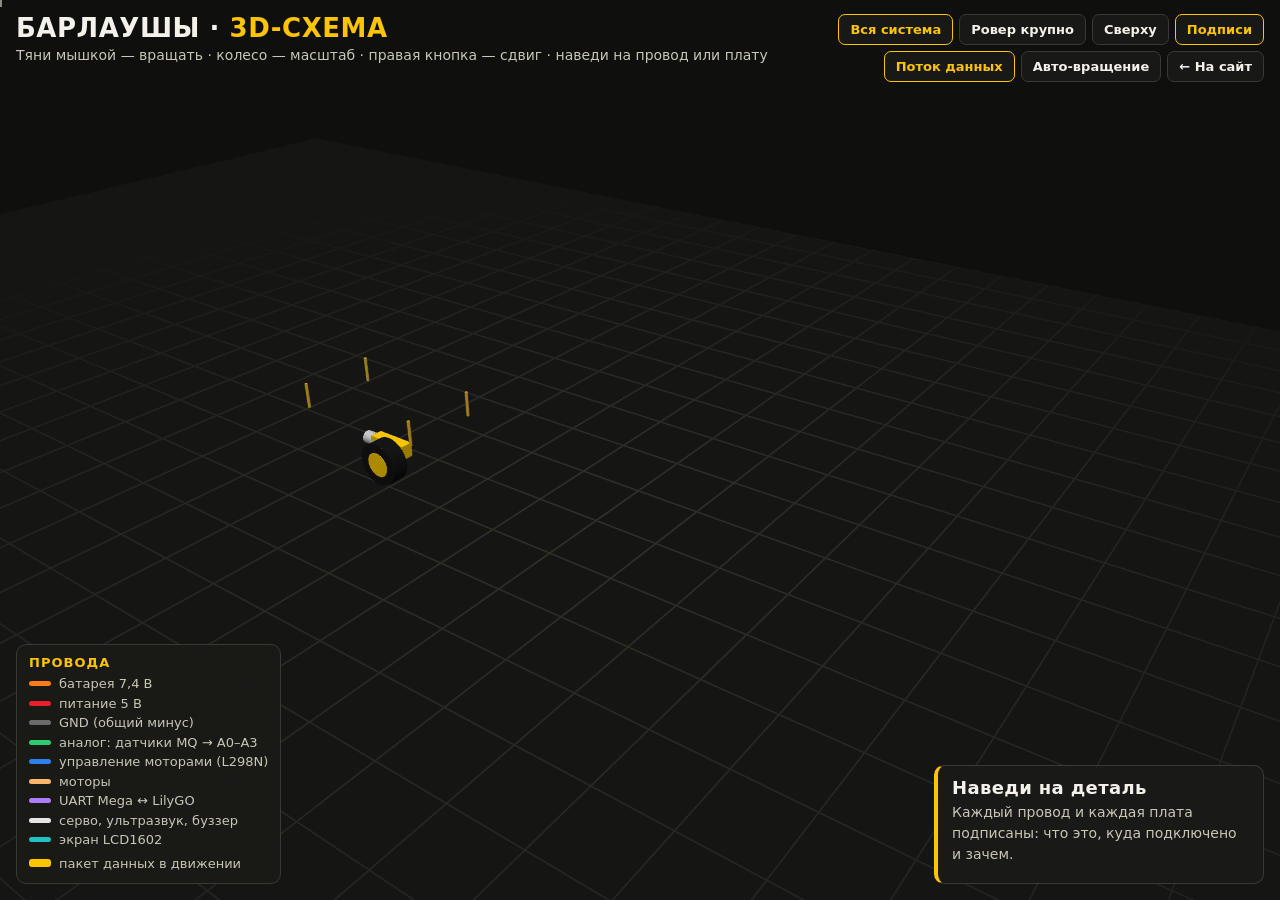
<file: 3d.html>
<!DOCTYPE html>
<html lang="ru">
<head>
<meta charset="utf-8">
<meta name="viewport" content="width=device-width, initial-scale=1">
<title>Барлаушы — 3D-схема системы</title>
<link rel="stylesheet" href="css/style.css">
<style>
  html, body { height: 100%; overflow: hidden; }
  #gl { position: fixed; inset: 0; width: 100%; height: 100%; display: block; cursor: grab; touch-action: none; }
  #gl.drag { cursor: grabbing; }
  .ui { position: fixed; z-index: 5; }
  #title { top: 14px; left: 16px; pointer-events: none; }
  #title h1 { font-size: 26px; text-transform: uppercase; margin: 0; }
  #title h1 span { color: var(--yellow); }
  #title p { margin: 2px 0 0; color: var(--text-secondary); font-size: 14px; }
  #tools { top: 14px; right: 16px; display: flex; gap: 6px; flex-wrap: wrap; justify-content: flex-end; max-width: 560px; }
  #tools button, #tools a { font: 600 13px var(--body); padding: 7px 11px; border-radius: 7px; border: 1px solid var(--border); background: #1a1a18e6; color: var(--text-primary); cursor: pointer; text-decoration: none; }
  #tools button.on { border-color: var(--yellow); color: var(--yellow); }
  #legend { left: 16px; bottom: 16px; background: #1a1a18e6; border: 1px solid var(--border); border-radius: 10px; padding: 10px 12px; font-size: 13px; }
  #legend b { display: block; font: 600 13px var(--head); letter-spacing: .08em; text-transform: uppercase; color: var(--yellow); margin-bottom: 4px; }
  #legend div { display: flex; align-items: center; gap: 8px; color: var(--text-secondary); }
  #legend i { width: 22px; height: 5px; border-radius: 3px; display: inline-block; }
  #info { right: 16px; bottom: 16px; width: 330px; background: #1a1a18f0; border: 1px solid var(--border); border-left: 4px solid var(--yellow); border-radius: 10px; padding: 12px 14px; font-size: 14px; }
  #info h3 { margin: 0 0 4px; font-size: 18px; }
  #info p { margin: 0; color: var(--text-secondary); }
  #info .pins { margin-top: 6px; font: 13px ui-monospace, Consolas, monospace; color: var(--text-primary); }
  #labels { position: fixed; inset: 0; pointer-events: none; z-index: 3; }
  .lbl { position: absolute; transform: translate(-50%, -100%); white-space: nowrap; font: 600 12px var(--body); color: var(--text-primary);
         background: #0f0f0ecc; border: 1px solid var(--border); border-radius: 5px; padding: 2px 6px; }
  .lbl::after { content: ""; position: absolute; left: 50%; top: 100%; width: 1px; height: 8px; background: var(--text-muted); }
  .lbl.flow { color: var(--yellow); border-color: #5c4a10; }
  .lbl.big { font-size: 14px; border-color: var(--yellow); }
  .hidden { display: none !important; }
  @media (max-width: 760px) { #legend { display: none; } #info { left: 10px; right: 10px; width: auto; } #title h1 { font-size: 20px; } #tools { top: 70px; left: 10px; right: 10px; justify-content: flex-start; } }
</style>
</head>
<body>
<canvas id="gl"></canvas>
<div id="labels"></div>

<div class="ui" id="title">
  <h1>Барлаушы · <span>3D-схема</span></h1>
  <p>Тяни мышкой — вращать · колесо — масштаб · правая кнопка — сдвиг · наведи на провод или плату</p>
</div>
<div class="ui" id="tools">
  <button data-view="all" class="on">Вся система</button>
  <button data-view="rover">Ровер крупно</button>
  <button data-view="top">Сверху</button>
  <button id="tLabels" class="on">Подписи</button>
  <button id="tAnim" class="on">Поток данных</button>
  <button id="tSpin">Авто-вращение</button>
  <a href="index.html">← На сайт</a>
</div>
<div class="ui" id="legend">
  <b>Провода</b>
  <div><i style="background:#ff7a1a"></i>батарея 7,4 В</div>
  <div><i style="background:#e8202a"></i>питание 5 В</div>
  <div><i style="background:#6b6b6b"></i>GND (общий минус)</div>
  <div><i style="background:#2ecc71"></i>аналог: датчики MQ → A0–A3</div>
  <div><i style="background:#2f80ed"></i>управление моторами (L298N)</div>
  <div><i style="background:#ffb36b"></i>моторы</div>
  <div><i style="background:#b07cff"></i>UART Mega ↔ LilyGO</div>
  <div><i style="background:#e6e6e6"></i>серво, ультразвук, буззер</div>
  <div><i style="background:#22c1c3"></i>экран LCD1602</div>
  <div style="margin-top:4px"><i style="background:#ffc400;height:8px"></i>пакет данных в движении</div>
</div>
<div class="ui" id="info">
  <h3 id="infoT">Наведи на деталь</h3>
  <p id="infoD">Каждый провод и каждая плата подписаны: что это, куда подключено и зачем.</p>
  <div class="pins" id="infoP"></div>
</div>

<script>
"use strict";
// =====================================================================
//  Мини-движок WebGL2 (без библиотек — работает и без интернета)
// =====================================================================
const canvas = document.getElementById("gl");
const gl = canvas.getContext("webgl2", { antialias: true });
if (!gl) { document.getElementById("infoT").textContent = "Браузер не поддерживает WebGL2"; }

// ---------- матрицы (column-major) ----------
const M4 = {
  I: () => [1,0,0,0, 0,1,0,0, 0,0,1,0, 0,0,0,1],
  mul(a, b) { const o = new Array(16); for (let c = 0; c < 4; c++) for (let r = 0; r < 4; r++) { let s = 0; for (let k = 0; k < 4; k++) s += a[k*4+r] * b[c*4+k]; o[c*4+r] = s; } return o; },
  T: (x, y, z) => [1,0,0,0, 0,1,0,0, 0,0,1,0, x,y,z,1],
  S: (x, y, z) => [x,0,0,0, 0,y,0,0, 0,0,z,0, 0,0,0,1],
  RX(a) { const c = Math.cos(a), s = Math.sin(a); return [1,0,0,0, 0,c,s,0, 0,-s,c,0, 0,0,0,1]; },
  RY(a) { const c = Math.cos(a), s = Math.sin(a); return [c,0,-s,0, 0,1,0,0, s,0,c,0, 0,0,0,1]; },
  RZ(a) { const c = Math.cos(a), s = Math.sin(a); return [c,s,0,0, -s,c,0,0, 0,0,1,0, 0,0,0,1]; },
  persp(fy, asp, n, f) { const t = 1 / Math.tan(fy / 2); return [t/asp,0,0,0, 0,t,0,0, 0,0,(f+n)/(n-f),-1, 0,0,2*f*n/(n-f),0]; },
  look(e, c, u) {
    let z = norm(sub(e, c)), x = norm(cross(u, z)), y = cross(z, x);
    return [x[0],y[0],z[0],0, x[1],y[1],z[1],0, x[2],y[2],z[2],0, -dot(x,e),-dot(y,e),-dot(z,e),1];
  },
  nmat(m) { // обратная транспонированная 3x3
    const a = m[0], b = m[1], c = m[2], d = m[4], e = m[5], f = m[6], g = m[8], h = m[9], i = m[10];
    const A = e*i - f*h, B = -(d*i - f*g), C = d*h - e*g, det = a*A + b*B + c*C || 1;
    return [A/det, B/det, C/det, -(b*i - c*h)/det, (a*i - c*g)/det, -(a*h - b*g)/det, (b*f - c*e)/det, -(a*f - c*d)/det, (a*e - b*d)/det];
  },
};
const sub = (a, b) => [a[0]-b[0], a[1]-b[1], a[2]-b[2]];
const add = (a, b) => [a[0]+b[0], a[1]+b[1], a[2]+b[2]];
const scl = (a, s) => [a[0]*s, a[1]*s, a[2]*s];
const dot = (a, b) => a[0]*b[0] + a[1]*b[1] + a[2]*b[2];
const cross = (a, b) => [a[1]*b[2]-a[2]*b[1], a[2]*b[0]-a[0]*b[2], a[0]*b[1]-a[1]*b[0]];
const len = a => Math.hypot(a[0], a[1], a[2]);
const norm = a => { const l = len(a) || 1; return [a[0]/l, a[1]/l, a[2]/l]; };
const lerp = (a, b, t) => [a[0]+(b[0]-a[0])*t, a[1]+(b[1]-a[1])*t, a[2]+(b[2]-a[2])*t];
const hex = h => [parseInt(h.slice(1,3),16)/255, parseInt(h.slice(3,5),16)/255, parseInt(h.slice(5,7),16)/255];

// ---------- шейдеры ----------
const VS = `#version 300 es
layout(location=0) in vec3 aPos; layout(location=1) in vec3 aNor;
uniform mat4 uVP, uM; uniform mat3 uN;
out vec3 vN; out vec3 vW;
void main(){ vec4 w = uM * vec4(aPos,1.0); vW = w.xyz; vN = normalize(uN * aNor); gl_Position = uVP * w; }`;
const FS = `#version 300 es
precision highp float;
in vec3 vN; in vec3 vW;
uniform vec3 uC, uEye; uniform float uA, uE, uSh, uHi, uGrid;
out vec4 o;
void main(){
  vec3 n = normalize(vN); vec3 L = normalize(vec3(0.45, 1.0, 0.6));
  float dif = max(dot(n, L), 0.0);
  float hemi = 0.5 + 0.5 * n.y;
  vec3 V = normalize(uEye - vW); vec3 H = normalize(L + V);
  float spec = pow(max(dot(n, H), 0.0), 40.0) * uSh;
  vec3 c = uC * (0.30 + 0.22 * hemi + 0.62 * dif) + vec3(spec);
  if (uGrid > 0.5) {
    vec2 g = abs(fract(vW.xz / 10.0 - 0.5) - 0.5) / fwidth(vW.xz / 10.0);
    float line = 1.0 - min(min(g.x, g.y), 1.0);
    float fade = clamp(1.0 - length(vW.xz - vec2(40.0, 0.0)) / 160.0, 0.0, 1.0);
    c = mix(c, vec3(0.30, 0.29, 0.25), line * 0.6 * fade);
  }
  c = mix(c, uC, uE);
  c = mix(c, vec3(1.0, 0.85, 0.2), uHi * 0.45);
  o = vec4(c, uA);
}`;
const FSP = `#version 300 es
precision highp float; uniform vec3 uP; out vec4 o; void main(){ o = vec4(uP, 1.0); }`;
function prog(vs, fs) {
  const p = gl.createProgram();
  for (const [t, src] of [[gl.VERTEX_SHADER, vs], [gl.FRAGMENT_SHADER, fs]]) {
    const s = gl.createShader(t); gl.shaderSource(s, src); gl.compileShader(s);
    if (!gl.getShaderParameter(s, gl.COMPILE_STATUS)) console.error(gl.getShaderInfoLog(s));
    gl.attachShader(p, s);
  }
  gl.linkProgram(p);
  const u = {}; const n = gl.getProgramParameter(p, gl.ACTIVE_UNIFORMS);
  for (let i = 0; i < n; i++) { const name = gl.getActiveUniform(p, i).name; u[name] = gl.getUniformLocation(p, name); }
  return { p, u };
}
const P = prog(VS, FS), PP = prog(VS, FSP);

// ---------- геометрия ----------
function geom(pos, nor, idx) {
  const vao = gl.createVertexArray(); gl.bindVertexArray(vao);
  const b = (data, loc) => { const buf = gl.createBuffer(); gl.bindBuffer(gl.ARRAY_BUFFER, buf); gl.bufferData(gl.ARRAY_BUFFER, new Float32Array(data), gl.STATIC_DRAW); gl.enableVertexAttribArray(loc); gl.vertexAttribPointer(loc, 3, gl.FLOAT, false, 0, 0); };
  b(pos, 0); b(nor, 1);
  const ib = gl.createBuffer(); gl.bindBuffer(gl.ELEMENT_ARRAY_BUFFER, ib); gl.bufferData(gl.ELEMENT_ARRAY_BUFFER, new Uint32Array(idx), gl.STATIC_DRAW);
  gl.bindVertexArray(null);
  return { vao, n: idx.length };
}
function boxGeom() {
  const P = [], N = [], I = [];
  const f = [[[1,0,0],[0,1,0],[0,0,1]], [[-1,0,0],[0,1,0],[0,0,-1]], [[0,1,0],[0,0,1],[1,0,0]], [[0,-1,0],[0,0,-1],[1,0,0]], [[0,0,1],[1,0,0],[0,1,0]], [[0,0,-1],[-1,0,0],[0,1,0]]];
  for (const [n, u, v] of f) {
    const b = P.length / 3;
    for (const [su, sv] of [[-1,-1],[1,-1],[1,1],[-1,1]]) {
      P.push(...[0,1,2].map(k => n[k]*0.5 + u[k]*su*0.5 + v[k]*sv*0.5)); N.push(...n);
    }
    const c = cross(u, v), flip = dot(c, n) < 0;
    I.push(...(flip ? [b, b+2, b+1, b, b+3, b+2] : [b, b+1, b+2, b, b+2, b+3]));
  }
  return geom(P, N, I);
}
function cylGeom(seg = 28) {
  const P = [], N = [], I = [];
  for (let i = 0; i <= seg; i++) { const a = i / seg * Math.PI * 2, x = Math.cos(a), z = Math.sin(a);
    P.push(x, -0.5, z, x, 0.5, z); N.push(x, 0, z, x, 0, z); }
  for (let i = 0; i < seg; i++) { const a = i*2; I.push(a, a+1, a+3, a, a+3, a+2); }
  for (const y of [-0.5, 0.5]) { const c = P.length / 3; P.push(0, y, 0); N.push(0, Math.sign(y), 0);
    for (let i = 0; i <= seg; i++) { const a = i / seg * Math.PI * 2; P.push(Math.cos(a), y, Math.sin(a)); N.push(0, Math.sign(y), 0); }
    for (let i = 0; i < seg; i++) I.push(...(y > 0 ? [c, c+2+i, c+1+i] : [c, c+1+i, c+2+i])); }
  return geom(P, N, I);
}
function sphGeom(la = 14, lo = 22) {
  const P = [], N = [], I = [];
  for (let i = 0; i <= la; i++) { const t = i / la * Math.PI;
    for (let j = 0; j <= lo; j++) { const p = j / lo * Math.PI * 2; const v = [Math.sin(t)*Math.cos(p), Math.cos(t), Math.sin(t)*Math.sin(p)]; P.push(...v); N.push(...v); } }
  for (let i = 0; i < la; i++) for (let j = 0; j < lo; j++) { const a = i*(lo+1)+j, b = a+lo+1; I.push(a, b, a+1, b, b+1, a+1); }
  return geom(P, N, I);
}
// сглаживание ломаной (Catmull-Rom)
function smooth(pts, k = 7) {
  if (pts.length < 3) return pts;
  const out = [];
  for (let i = 0; i < pts.length - 1; i++) {
    const p0 = pts[Math.max(0, i-1)], p1 = pts[i], p2 = pts[i+1], p3 = pts[Math.min(pts.length-1, i+2)];
    for (let s = 0; s < k; s++) { const t = s / k, t2 = t*t, t3 = t2*t;
      out.push([0,1,2].map(d => 0.5*((2*p1[d]) + (-p0[d]+p2[d])*t + (2*p0[d]-5*p1[d]+4*p2[d]-p3[d])*t2 + (-p0[d]+3*p1[d]-3*p2[d]+p3[d])*t3))); }
  }
  out.push(pts[pts.length-1]);
  return out;
}
function tubeGeom(path, r, rad = 8) {
  const P = [], N = [], I = [];
  let prevN = null;
  for (let i = 0; i < path.length; i++) {
    const t = norm(sub(path[Math.min(i+1, path.length-1)], path[Math.max(i-1, 0)]));
    let n = prevN ? norm(sub(prevN, scl(t, dot(prevN, t)))) : norm(cross(t, Math.abs(t[1]) < 0.9 ? [0,1,0] : [1,0,0]));
    if (!isFinite(n[0])) n = norm(cross(t, [1,0,0]));
    prevN = n; const bn = cross(t, n);
    for (let j = 0; j <= rad; j++) { const a = j / rad * Math.PI * 2;
      const d = add(scl(n, Math.cos(a)), scl(bn, Math.sin(a)));
      P.push(...add(path[i], scl(d, r))); N.push(...d); }
  }
  for (let i = 0; i < path.length - 1; i++) for (let j = 0; j < rad; j++) {
    const a = i*(rad+1)+j, b = a+rad+1; I.push(a, b, a+1, b, b+1, a+1); }
  return geom(P, N, I);
}
const G = { box: boxGeom(), cyl: cylGeom(), sph: sphGeom() };

// ---------- сцена ----------
const objs = [];               // {g, m, nm, c, a, e, sh, id}
const info = [null];           // id -> {t, d, p}
const labels = [];             // {text, pos, cls}
let curId = 0;
function part(t, d, p) { info.push({ t, d, p: p || "" }); return (curId = info.length - 1); }
function add3(g, m, color, o = {}) {
  const ob = { g, m, nm: M4.nmat(m), c: hex(color), a: o.a ?? 1, e: o.e ?? 0, sh: o.sh ?? 0.15, id: o.id ?? curId, grid: o.grid ? 1 : 0 };
  objs.push(ob); return ob;
}
const box = (p, s, color, o = {}) => add3(G.box, M4.mul(o.parent || M4.I(), M4.mul(M4.mul(M4.T(...p), o.rot || M4.I()), M4.S(...s))), color, o);
function cyl(p, r, h, color, axis = "y", o = {}) {
  const R = axis === "x" ? M4.RZ(Math.PI/2) : axis === "z" ? M4.RX(Math.PI/2) : M4.I();
  return add3(G.cyl, M4.mul(o.parent || M4.I(), M4.mul(M4.mul(M4.T(...p), R), M4.S(r, h, r))), color, o);
}
const sph = (p, r, color, o = {}) => add3(G.sph, M4.mul(M4.T(...p), M4.S(r, r, r)), color, o);
const label = (text, pos, cls = "") => labels.push({ text, pos, cls });

// провод: контрольные точки -> сглаженная трубка
const wires = [];
function wire(pts, color, title, desc, pins, r = 0.13) {
  const id = part(title, desc, pins);
  const path = smooth(pts);
  add3(tubeGeom(path, r), M4.I(), color, { id, sh: 0.35 });
  const w = { path, color, id }; wires.push(w); return w;
}
// путь провода: вверх от точки a, по воздуху, вниз в точку b
function route(a, b, h = 1.2, mid = []) { return [a, [a[0], a[1] + h, a[2]], ...mid, [b[0], b[1] + h, b[2]], b]; }

const C = { bat: "#ff7a1a", v5: "#e8202a", gnd: "#6b6b6b", an: "#2ecc71", ctl: "#2f80ed", mot: "#ffb36b", uart: "#b07cff", sig: "#e6e6e6", lcd: "#22c1c3" };

// ================= ПОЛ =================
add3(G.box, M4.mul(M4.T(40, -0.25, 0), M4.S(420, 0.5, 260)), "#151513", { grid: true, id: 0, sh: 0 });

// ================= РОВЕР =================
const Y1 = 5.35, Y2 = 9.55;   // верх нижней и верхней палубы
part("Шасси 4WD", "Две прозрачные акриловые палубы на латунных стойках: снизу — силовая часть, сверху — электроника.");
box([0, 5.2, 0], [26, 0.3, 15], "#cfe3f2", { a: 0.28, sh: 0.6 });
box([0, 9.4, 0], [26, 0.3, 15], "#cfe3f2", { a: 0.24, sh: 0.6 });
for (const [x, z] of [[11, 6], [11, -6], [-11, 6], [-11, -6]]) cyl([x, 7.3, z], 0.25, 4, "#c9a227", "y", { sh: 0.8 });

part("Колёса и мотор-редукторы ×4", "Жёлтые TT-моторы. Левая пара подключена параллельно к выходу OUT1/OUT2 драйвера, правая — к OUT3/OUT4: робот поворачивает как танк.", "L298N OUT1/2 → левые · OUT3/4 → правые");
const motorTerm = [];
for (const sx of [1, -1]) for (const sz of [1, -1]) {
  cyl([sx*8.5, 3.3, sz*9.1], 3.3, 2.6, "#141414", "z", { sh: 0.05 });
  cyl([sx*8.5, 3.3, sz*9.1], 1.9, 2.7, "#f2c200", "z");
  box([sx*6.2, 3.6, sz*5.4], [6.4, 2.2, 1.9], "#f2c200");
  cyl([sx*2.2, 3.6, sz*5.4], 1.0, 2.2, "#b9b9b9", "x", { sh: 0.8 });
  cyl([sx*4.4, 3.6, sz*6.6], 1.05, 0.25, "#111", "z");     // диск энкодера
  motorTerm.push({ x: sx, z: sz, a: [sx*1.05, 3.9, sz*5.4 + 0.35], b: [sx*1.05, 3.3, sz*5.4 - 0.35] });
}
label("Моторы ×4", [8.5, 7.4, 10.5]);

part("Аккумуляторы Li-ion 2S (7,4 В)", "Две банки 18650 последовательно: 7,4–8,4 В. Питают моторы через L298N, Mega через VIN и всё остальное через понижающий LM2596.", "+ → L298N 12V, LM2596 IN+, Mega VIN · − → общий GND");
box([-7, 5.95, -1.6], [7.6, 1.2, 4.2], "#111111");
for (const dz of [-0.95, 0.95]) cyl([-7, 6.75, -1.6 + dz], 0.9, 6.5, "#2a7de1", "x", { sh: 0.5 });
const BATP = [-3.4, 6.7, -0.6], BATN = [-3.4, 6.7, -2.6];
label("Li-ion 2S · 7,4 В", [-7, 8.2, -1.6]);

part("Драйвер моторов L298N", "Красная плата с радиатором. Получает 7,4 В от батареи и сигналы от Mega: ENA/ENB — скорость (ШИМ), IN1–IN4 — направление.", "ENA←D5 · IN1←22 · IN2←23 · IN3←24 · IN4←25 · ENB←D6");
box([4, 5.5, 0], [4.3, 0.15, 4.3], "#c4161c", { sh: 0.3 });
box([3.4, 6.9, -0.4], [2.6, 2.6, 1.0], "#1b1b1b", { sh: 0.5 });
for (const z of [-2.0, 2.0]) box([4, 6.0, z], [1.6, 0.8, 0.7], "#1f6fd1");
box([2.2, 6.0, 0], [0.7, 0.8, 2.2], "#1f6fd1");
box([5.95, 5.95, 0], [0.25, 0.6, 3.2], "#111");
const L298 = { pin: k => [5.95, 6.3, -1.25 + k*0.5], v12: [2.2, 6.45, -0.75], gnd: [2.2, 6.45, 0], out: [[3.5, 6.45, -2.0], [4.5, 6.45, -2.0], [3.5, 6.45, 2.0], [4.5, 6.45, 2.0]] };
label("L298N", [4, 8.6, 1.4]);

part("Понижающий преобразователь LM2596", "Делает ровно 5,0 В из 7,4 В для датчиков MQ, серво, ультразвука, буззера и LilyGO. Настроить потенциометром ДО подключения нагрузки!", "IN+ ← батарея + · OUT+ → шина 5 В");
box([-1.5, 5.45, 4.5], [4.3, 0.15, 2.1], "#1f4fa8", { sh: 0.3 });
cyl([-1.8, 6.1, 4.5], 0.7, 1.1, "#1a1a1a");
box([-0.2, 5.8, 4.0], [0.7, 0.6, 0.6], "#2f7fe0");
const LM = { inP: [-3.5, 5.75, 4.0], inN: [-3.5, 5.75, 5.0], outP: [0.5, 5.75, 4.0], outN: [0.5, 5.75, 5.0] };
label("LM2596 → 5 В", [-1.5, 7.6, 5.6]);

part("Arduino Mega 2560", "Мозг робота: читает 4 датчика, управляет моторами, объезжает препятствия, включает сирену и шлёт телеметрию в LilyGO раз в секунду.", "A0–A3 датчики · D5/D6 ШИМ · 22–25 моторы · D9 серво · 30/31 сонар · 32 буззер · 40–45 LCD · TX1/RX1 LilyGO");
box([-1.5, 9.65, 0], [10.2, 0.18, 5.3], "#0e6aa8", { sh: 0.35 });
box([-0.6, 9.85, 0], [1.6, 0.2, 1.6], "#111");
box([-6.0, 10.15, 1.4], [1.4, 1.0, 1.2], "#c8c8c8", { sh: 0.9 });
box([-6.0, 10.15, -1.6], [1.4, 1.0, 0.9], "#111");
box([-0.6, 10.0, -2.3], [6.8, 0.5, 0.25], "#111");
box([-1.6, 10.0, 2.3], [8.6, 0.5, 0.25], "#111");
box([3.15, 10.0, 0], [0.6, 0.5, 4.6], "#111");
const MEGA = {
  A: i => [0.4 + i*0.3, 10.3, -2.3],
  v5: [-2.6, 10.3, -2.3], gnd: [-2.3, 10.3, -2.3], gnd2: [-2.0, 10.3, -2.3], vin: [-1.6, 10.3, -2.3],
  d5: [1.9, 10.3, 2.3], d6: [1.6, 10.3, 2.3], d9: [0.6, 10.3, 2.3], tx1: [-3.4, 10.3, 2.3], rx1: [-3.1, 10.3, 2.3],
  dbl: p => { const row = Math.floor((p - 22) / 2); return [p % 2 === 0 ? 2.98 : 3.32, 10.3, -2.1 + row * 0.28]; },
};
label("Arduino Mega 2560", [-1.5, 12.2, 0]);

part("Макетная плата: шины 5 В и GND", "Сюда приходит 5 В от LM2596 и раздаётся датчикам, серво и ультразвуку. Все минусы (GND) общие.", "красная шина = 5 В · синяя = GND");
box([7.6, 9.85, 0], [3.0, 0.5, 2.4], "#e8e6df", { sh: 0.2 });
box([7.6, 10.11, 0.85], [2.8, 0.03, 0.12], "#e8202a", { e: 0.3 });
box([7.6, 10.11, -0.85], [2.8, 0.03, 0.12], "#2f6be0", { e: 0.3 });
const rail5 = x => [x, 10.12, 0.85], railG = x => [x, 10.12, -0.85];

const MQ = [
  { z: -6.0, n: "MQ-4", gas: "метан CH₄", short: "метан", a: 0 },
  { z: -3.2, n: "MQ-7", gas: "угарный газ CO", short: "CO", a: 1 },
  { z: 3.2, n: "MQ-135", gas: "NH₃ / H₂S / «канализация»", short: "канализ. газы", a: 2 },
  { z: 6.0, n: "MQ-2", gas: "пропан, бутан, горючие", short: "пропан", a: 3 },
];
MQ.forEach((q, i) => {
  part(`Датчик ${q.n}`, `Газ: ${q.gas}. Внутри нагреватель и чувствительный слой: в газе его сопротивление падает, Mega видит это как рост напряжения на A${q.a}.`, `VCC ← 5 В · GND · AO → A${q.a} · DO не используется`);
  box([8.6, 9.75, q.z], [2.2, 0.18, 2.6], "#1d58b8", { sh: 0.3 });
  cyl([8.9, 10.15, q.z], 1.05, 0.5, "#c47a1c");
  cyl([8.9, 10.95, q.z], 0.95, 1.2, "#a9adb3", "y", { sh: 0.9 });
  box([7.55, 10.0, q.z], [0.2, 0.45, 2.0], "#111");
  q.pin = k => [7.55, 10.3, q.z - 0.75 + k * 0.5];   // VCC, GND, DO, AO
  label(`${q.n} · ${q.short}`, [8.9, 12.3, q.z]);
});

part("Сервопривод SG90", "Поворачивает «голову» с ультразвуком влево и вправо, когда впереди препятствие — робот выбирает, где больше места.", "сигнал ← D9 · питание 5 В");
box([11.7, 10.65, 0], [2.3, 2.2, 1.2], "#2b62c9");
cyl([11.7, 11.9, 0], 0.35, 0.4, "#eee");
part("Ультразвук HC-SR04", "Меряет расстояние до стены. Ближе 25 см — робот останавливается и объезжает.", "TRIG ← 30 · ECHO → 31 · VCC 5 В · GND");
box([12.4, 13.4, 0], [0.15, 2.0, 4.5], "#1d58b8", { sh: 0.3 });
for (const z of [-1.3, 1.3]) cyl([13.0, 13.4, z], 0.8, 1.1, "#c0c4c8", "x", { sh: 0.9 });
const SON = k => [12.2, 12.45, -0.75 + k * 0.5];   // VCC, TRIG, ECHO, GND
label("HC-SR04 на серво", [12.4, 15.8, 0]);

part("LilyGO LoRa32 (на роботе)", "ESP32 + радиомодуль LoRa 433 МГц. Получает строки телеметрии от Mega по UART и отправляет их по радио на базу. Обратно принимает команды СТАРТ/СТОП.", "GPIO34 ← TX1 Mega (через делитель) · GPIO13 → RX1 Mega · 5V/GND от LM2596");
box([-9, 9.75, 4.6], [5.1, 0.2, 2.6], "#151515", { sh: 0.3 });
box([-8.4, 9.92, 4.6], [2.4, 0.12, 1.4], "#0b1c3a", { e: 0.35 });
box([-10.6, 9.95, 4.4], [1.5, 0.22, 1.5], "#b8bcc0", { sh: 0.9 });
cyl([-11.6, 10.1, 5.5], 0.3, 0.5, "#d4a52c", "y", { sh: 0.9 });
cyl([-11.6, 14.7, 5.5], 0.35, 9, "#111");
const ROVER_ANT = [-11.6, 19.3, 5.5];
const LG = { rx: [-6.9, 10.05, 3.5], tx: [-7.3, 10.05, 3.5], v5: [-6.9, 10.05, 5.7], gnd: [-7.3, 10.05, 5.7] };
label("Ровер «Барлаушы»", [-9, 21, 5.5], "big");

part("Делитель напряжения 5 В → 3,3 В", "Три резистора по 10 кОм. Mega шлёт 5 В, а вход ESP32 выдерживает только 3,3 В: делитель защищает LilyGO.", "TX1 — 10k — GPIO34 — 10k — 10k — GND");
for (const dz of [0, 0.32, 0.64]) cyl([-5.0, 9.8, 2.9 + dz], 0.17, 0.9, "#d9c08f", "x");

part("Экран LCD1602", "Показывает на роботе газ и режим: прогрев, движение, тревога.", "RS←40 · E←41 · D4–D7←42–45 · 5 В · GND");
box([-12.6, 11.5, -3.6], [0.2, 3.6, 8.0], "#167a3a", { sh: 0.3 });
box([-12.75, 11.6, -3.6], [0.1, 1.6, 6.4], "#3b48c9", { e: 0.45 });
box([-12.5, 13.15, -5.8], [0.3, 0.3, 3.4], "#111");
const LCDP = k => [-12.5, 13.3, -7.3 + k * 0.25];
label("LCD1602", [-12.6, 15.2, -3.6]);

part("Буззер — сирена", "При опасном газе воет, пока робот стоит и отъезжает назад.", "+ ← D32 · − → GND");
cyl([-5.0, 10.05, -5.6], 0.65, 0.9, "#111");
label("Буззер", [-5.0, 11.6, -5.6]);

// ---------------- ПРОВОДА РОВЕРА ----------------
const up = (p, h) => [p[0], p[1] + h, p[2]];
// питание
wire([BATP, up(BATP, 1.0), [0, 7.4, -1.6], up(L298.v12, 0.8), L298.v12], C.bat, "Батарея + → L298N 12V", "7,4 В на моторы через драйвер.", "BAT+ → L298N «12V»");
wire([BATN, up(BATN, 0.6), [0.4, 6.9, -2.2], up(L298.gnd, 0.6), L298.gnd], C.gnd, "Батарея − → L298N GND", "Общий минус. Без общего GND сигналы не работают.", "BAT− → L298N GND");
wire([BATP, up(BATP, 0.8), [-4.6, 7.0, 2.2], up(LM.inP, 0.7), LM.inP], C.bat, "Батарея + → LM2596 IN+", "Вход преобразователя 5 В.", "BAT+ → LM2596 IN+");
wire([BATN, up(BATN, 0.4), [-4.9, 6.6, 2.4], up(LM.inN, 0.6), LM.inN], C.gnd, "Батарея − → LM2596 IN−", "Минус преобразователя.", "BAT− → LM2596 IN−");
wire([BATP, up(BATP, 1.6), [-3.0, 8.6, -1.4], [-2.2, 9.0, -2.0], up(MEGA.vin, 0.7), MEGA.vin], C.bat, "Батарея + → Mega VIN", "Mega питается от собственного стабилизатора на плате.", "BAT+ → VIN");
wire([BATN, up(BATN, 1.4), [-2.8, 8.6, -2.6], up(MEGA.gnd2, 0.7), MEGA.gnd2], C.gnd, "Батарея − → Mega GND", "Общий минус с Mega.", "BAT− → GND");
wire([LM.outP, up(LM.outP, 1.0), [4.8, 8.4, 2.6], [6.3, 9.0, 1.6], up(rail5(6.4), 0.6), rail5(6.4)], C.v5, "LM2596 OUT+ → шина 5 В", "Отсюда питаются датчики, серво и ультразвук.", "OUT+ → красная шина");
wire([LM.outN, up(LM.outN, 0.9), [5.0, 8.3, 2.0], [6.4, 8.9, -0.2], up(railG(6.5), 0.6), railG(6.5)], C.gnd, "LM2596 OUT− → шина GND", "Общий минус шины.", "OUT− → синяя шина");
wire([LM.outP, up(LM.outP, 2.0), [-3.0, 9.2, 5.4], up(LG.v5, 0.8), LG.v5], C.v5, "LM2596 5 В → LilyGO 5V", "Питание радиомодуля на роботе.", "OUT+ → LilyGO 5V");
wire([LM.outN, up(LM.outN, 1.8), [-3.2, 9.1, 5.9], up(LG.gnd, 0.8), LG.gnd], C.gnd, "LM2596 GND → LilyGO GND", "Общий минус с LilyGO.", "OUT− → LilyGO GND");
// датчики
MQ.forEach((q, i) => {
  wire([q.pin(3), up(q.pin(3), 0.9 + i*0.25), [4.6, 11.0 + i*0.2, (q.z + MEGA.A(q.a)[2]) / 2], up(MEGA.A(q.a), 0.8 + i*0.2), MEGA.A(q.a)], C.an,
    `${q.n} AO → A${q.a}`, `Аналоговый сигнал датчика (${q.gas}). Чем больше газа — тем выше напряжение.`, `${q.n}.AO → Mega A${q.a}`);
  const side = q.z < 0 ? -1 : 1;
  wire([q.pin(0), up(q.pin(0), 0.5), up(rail5(6.9 + i*0.5), 0.5), rail5(6.9 + i*0.5)], C.v5, `5 В → ${q.n} VCC`, "Питание нагревателя датчика (~150 мА).", `шина 5 В → ${q.n}.VCC`, 0.1);
  wire([q.pin(1), up(q.pin(1), 0.4), up(railG(7.0 + i*0.5), 0.4), railG(7.0 + i*0.5)], C.gnd, `GND → ${q.n}`, "Общий минус датчика.", `шина GND → ${q.n}.GND`, 0.1);
});
// моторы
const ctl = ["ENA ← D5", "IN1 ← 22", "IN2 ← 23", "IN3 ← 24", "IN4 ← 25", "ENB ← D6"];
const ctlDst = [MEGA.d5, MEGA.dbl(22), MEGA.dbl(23), MEGA.dbl(24), MEGA.dbl(25), MEGA.d6];
ctl.forEach((t, k) => {
  const a = L298.pin(k), b = ctlDst[k];
  wire([a, [a[0] + 0.6, 7.4, a[2]], [4.7, 8.6 + k*0.12, a[2]], [4.7, 10.6 + k*0.15, b[2] * 0.6], up(b, 0.8 + k*0.1), b], C.ctl,
    `L298N ${t}`, k === 0 || k === 5 ? "ШИМ-сигнал скорости (перемычку ENA/ENB снять!)." : "Направление вращения моторов.", `L298N.${t.replace(" ← ", " ← Mega ")}`);
});
motorTerm.forEach((m, i) => {
  const out = m.z < 0 ? [L298.out[0], L298.out[1]] : [L298.out[2], L298.out[3]];
  [m.a, m.b].forEach((tp, j) => wire([out[j], up(out[j], 0.5), [out[j][0], 5.0, out[j][2] + m.z * 1.2], [tp[0] * 0.6, 4.6, tp[2]], tp], C.mot,
    `L298N → мотор ${m.x > 0 ? "передний" : "задний"} ${m.z < 0 ? "левый" : "правый"}`, "Питание мотора; пары моторов одной стороны включены параллельно.", m.z < 0 ? "OUT1/OUT2" : "OUT3/OUT4", 0.11));
});
// серво, сонар, буззер
const SERVO_S = [10.5, 10.2, 0.3], SERVO_P = [10.5, 10.2, 0], SERVO_G = [10.5, 10.2, -0.3];
wire([SERVO_S, up(SERVO_S, 0.8), [4.0, 11.4, 2.6], up(MEGA.d9, 0.7), MEGA.d9], C.sig, "Серво сигнал ← D9", "ШИМ-импульсы задают угол поворота «головы».", "SG90 оранжевый → D9");
wire([SERVO_P, up(SERVO_P, 0.4), up(rail5(9.0), 0.4), rail5(9.0)], C.v5, "5 В → серво", "Питание сервопривода от шины 5 В.", "SG90 красный → 5 В", 0.1);
wire([SERVO_G, up(SERVO_G, 0.3), up(railG(9.0), 0.3), railG(9.0)], C.gnd, "GND → серво", "Минус сервопривода.", "SG90 коричневый → GND", 0.1);
wire([SON(1), [11.0, 12.2, -0.25], [4.2, 11.6, -1.0], up(MEGA.dbl(30), 0.6), MEGA.dbl(30)], C.sig, "HC-SR04 TRIG ← 30", "Mega посылает импульс 10 мкс — датчик «пищит» ультразвуком.", "TRIG ← D30");
wire([SON(2), [11.0, 12.0, 0.25], [4.3, 11.3, -0.6], up(MEGA.dbl(31), 0.5), MEGA.dbl(31)], C.sig, "HC-SR04 ECHO → 31", "Длина ответного импульса = расстояние до стены.", "ECHO → D31");
wire([SON(0), [11.6, 11.6, -0.75], up(rail5(9.4), 0.8), rail5(9.4)], C.v5, "5 В → HC-SR04", "Питание ультразвука.", "VCC → 5 В", 0.1);
wire([SON(3), [11.6, 11.6, 0.75], up(railG(9.4), 0.8), railG(9.4)], C.gnd, "GND → HC-SR04", "Минус ультразвука.", "GND", 0.1);
const BZ = [-5.0, 10.5, -5.3], BZN = [-5.0, 10.5, -5.9];
wire([BZ, up(BZ, 0.6), [0.5, 11.6, -4.0], up(MEGA.dbl(32), 0.9), MEGA.dbl(32)], C.sig, "Буззер + ← D32", "Включение сирены.", "BUZ+ ← D32");
wire([BZN, up(BZN, 0.4), [-3.5, 10.9, -3.6], up(MEGA.gnd, 0.5), MEGA.gnd], C.gnd, "Буззер − → GND", "Минус буззера.", "BUZ− → GND");
// UART
wire([MEGA.tx1, up(MEGA.tx1, 0.8), [-4.4, 10.6, 2.9], [-5.0, 10.1, 2.9], [-6.0, 10.6, 3.2], up(LG.rx, 0.5), LG.rx], C.uart, "Mega TX1 (18) → делитель → LilyGO GPIO34",
  "Телеметрия раз в секунду: $T,режим,метры,CH4,CO,… Делитель понижает 5 В до 3,3 В.", "TX1 → 10k → GPIO34");
wire([LG.tx, up(LG.tx, 1.1), [-5.2, 11.2, 2.0], up(MEGA.rx1, 0.9), MEGA.rx1], C.uart, "LilyGO GPIO13 → Mega RX1 (19)", "Команды с базы: START, STOP, RESUME…", "GPIO13 → RX1");
// LCD
const lcdNames = ["RS ← 40", "E ← 41", "D4 ← 42", "D5 ← 43", "D6 ← 44", "D7 ← 45"];
lcdNames.forEach((t, k) => { const a = LCDP(4 + k), b = MEGA.dbl(40 + k);
  wire([a, up(a, 0.8 + k*0.1), [-6, 13.6 + k*0.12, -3.2 + k*0.1], [1.5, 12.6 + k*0.1, b[2]], up(b, 0.7), b], C.lcd, `LCD ${t}`, "Данные для экрана (4-битный режим).", `LCD.${t}`, 0.09); });
wire([LCDP(1), up(LCDP(1), 0.6), [-6.0, 12.6, -2.8], up(MEGA.v5, 0.6), MEGA.v5], C.v5, "5 В → LCD", "Питание экрана.", "LCD VDD → 5V", 0.1);
wire([LCDP(0), up(LCDP(0), 0.5), [-6.5, 12.3, -3.0], up(MEGA.gnd, 0.7), MEGA.gnd], C.gnd, "GND → LCD", "Минус экрана.", "LCD VSS → GND", 0.1);

// тень под ровером
add3(G.cyl, M4.mul(M4.T(0, 0.02, 0), M4.S(17, 0.02, 12)), "#000000", { a: 0.35, id: 0 });

// ================= БАЗОВАЯ СТАНЦИЯ =================
part("Стол бригадира", "Базовая станция у входа в колодец/тоннель: LoRa-приёмник, ноутбук и телефон с интернетом.");
box([64, 4, 0], [46, 8, 26], "#2b2620", { sh: 0.05 });

part("LilyGO LoRa32 — база", "Принимает радиопакеты робота, отдаёт их по USB в ноутбук и по Wi-Fi (хотспот телефона) в MQTT-облако.", "LoRa 433 МГц ← робот · USB → ноутбук · Wi-Fi → телефон");
box([48, 8.1, -4], [5.1, 0.2, 2.6], "#151515", { sh: 0.3 });
box([48.6, 8.27, -4], [2.4, 0.12, 1.4], "#0b1c3a", { e: 0.35 });
cyl([45.6, 12.9, -3.1], 0.35, 9, "#111");
const BASE_ANT = [45.6, 17.5, -3.1], BASE_BRD = [48, 8.4, -4];
label("База LilyGO · LoRa", [47, 19.5, -3.5], "big");

part("Ноутбук — локальный пульт", "Пульт оператора по USB: карта газа, тревога, кнопки СТАРТ/СТОП, печать наряда-допуска. Работает даже без интернета.", "USB ← база");
box([62, 8.3, 1.5], [15, 0.6, 10], "#8a8c90", { sh: 0.5 });
box([62, 8.62, 2.2], [13, 0.05, 6], "#2a2b2e");
const SCR = M4.mul(M4.T(62, 13.7, -3.7), M4.RX(-0.2));
box([0, 0, 0], [15, 10, 0.35], "#8a8c90", { parent: SCR, sh: 0.5 });
box([0, 0, 0.2], [14, 9, 0.05], "#121210", { parent: SCR, e: 0.6 });
box([0, 3.7, 0.24], [14, 1.0, 0.04], "#ffc400", { parent: SCR, e: 0.9 });
box([0, 1.9, 0.24], [12.6, 1.8, 0.04], "#d03b3b", { parent: SCR, e: 0.85 });
for (let k = 0; k < 9; k++) box([-5.6 + k * 1.0, -0.6, 0.24], [0.9, 1.0, 0.04], k < 6 ? "#0ca30c" : k === 6 ? "#fab219" : "#d03b3b", { parent: SCR, e: 0.85 });
for (let k = 0; k < 4; k++) box([-4.8 + k * 3.2, -2.9, 0.24], [2.9, 1.8, 0.04], "#24241f", { parent: SCR, e: 0.7 });
label("Ноутбук · пульт по USB", [62, 20.5, -4]);
wire([BASE_BRD, [51.5, 8.6, -4], [53.5, 9.0, -2.0], [54.6, 8.7, -0.5]], "#cfcfcf", "USB-кабель база → ноутбук", "Строки TEL от робота и команды СТАРТ/СТОП обратно.", "LilyGO USB ↔ ноутбук", 0.18);
const USB_PATH = smooth([BASE_BRD, [51.5, 8.6, -4], [53.5, 9.0, -2.0], [54.6, 8.7, -0.5]]);

part("Телефон — Wi-Fi хотспот", "Раздаёт мобильный интернет базе (сеть «Barlaushy»). Через него данные уходят в облако.", "Wi-Fi ← база · 4G/LTE → интернет");
box([76, 8.25, 7], [3.8, 0.4, 7.6], "#1b1b1d", { sh: 0.6 });
box([76, 8.47, 7], [3.4, 0.05, 7.0], "#1d3d6b", { e: 0.6 });
const PHONE = [76, 9.0, 7];
label("Телефон · хотспот", [76, 11.5, 7.5]);

part("MQTT-брокер (облако)", "Бесплатный публичный брокер broker.emqx.io. База публикует сообщения, сайт на них подписан и получает их мгновенно.", "barlaushy/zhz1407/tel · /mission · /status");
for (const [dx, dy, dz, r] of [[0, 0, 0, 6.5], [-6.5, -1.6, 1, 4.8], [6.6, -1.4, -0.5, 5.2], [2.5, 3.8, -1, 4.6], [-3, 2.6, 2, 4.2]]) sph([84 + dx, 36 + dy, -18 + dz], r, "#d9dde2", { a: 0.95, sh: 0.2 });
const CLOUD = [84, 34, -12];
label("MQTT-облако · broker.emqx.io", [84, 46, -18], "big");

part("Сайт — судьи по QR", "aminowm.github.io/pizzapitch — живой пульт только для просмотра. Открывается с любого телефона по QR-коду.", "WebSocket ← MQTT");
box([104, 2.2, 8], [6, 4.4, 6], "#2b2620");
const PH2 = M4.mul(M4.T(104, 9.0, 8), M4.RY(-0.5));
box([0, 0, 0], [4.4, 9, 0.45], "#1b1b1d", { parent: PH2, sh: 0.6 });
box([0, 0, 0.25], [4.0, 8.4, 0.05], "#121210", { parent: PH2, e: 0.6 });
box([0, 3.5, 0.28], [4.0, 0.9, 0.04], "#ffc400", { parent: PH2, e: 0.9 });
box([0, 1.9, 0.28], [3.6, 1.5, 0.04], "#d03b3b", { parent: PH2, e: 0.85 });
for (let k = 0; k < 4; k++) box([-1.4 + (k % 2) * 2.0 + 0.4, -0.6 - Math.floor(k / 2) * 1.9, 0.28], [1.8, 1.6, 0.04], "#24241f", { parent: PH2, e: 0.7 });
const SITE = [104, 9.5, 8];
label("Сайт · судьи по QR", [104, 16, 8], "big");

// линии связи (полупрозрачные)
function arc(a, b, h, n = 40) { const m = add(lerp(a, b, 0.5), [0, h, 0]); const out = [];
  for (let i = 0; i <= n; i++) { const t = i / n; out.push(add(add(scl(a, (1-t)*(1-t)), scl(m, 2*(1-t)*t)), scl(b, t*t))); } return out; }
const LORA = arc(ROVER_ANT, BASE_ANT, 18);
const WIFI = arc([49, 8.6, -3.5], PHONE, 6);
const NET = arc(PHONE, CLOUD, 10);
const WS = arc(CLOUD, SITE, 10);
for (const [p, t, d, c] of [[LORA, "Радиоканал LoRa 433 МГц", "Робот → база: телеметрия каждую секунду. База → робот: команды. Дальность — сотни метров, сигнал проходит сквозь стены лучше Wi-Fi.", "#ffc400"],
                             [WIFI, "Wi-Fi: база → телефон", "База подключена к хотспоту телефона «Barlaushy».", "#5fd3ff"],
                             [NET, "Мобильный интернет → MQTT", "Публикация в broker.emqx.io:1883 (сообщения «retained» — сайт сразу видит последнее).", "#5fd3ff"],
                             [WS, "MQTT → сайт (WebSocket)", "Сайт подписан через wss://broker.emqx.io:8084 и обновляется в реальном времени.", "#5fd3ff"]]) {
  part(t, d); add3(tubeGeom(p, 0.22), M4.I(), c, { a: 0.35, e: 0.6 });
}
label("LoRa 433 МГц", lerp(ROVER_ANT, BASE_ANT, 0.5).map((v, i) => i === 1 ? v + 15 : v), "flow");
label("Wi-Fi", add(lerp([49, 8.6, -3.5], PHONE, 0.5), [0, 5.5, 0]), "flow");
label("4G → MQTT", add(lerp(PHONE, CLOUD, 0.5), [0, 7, 0]), "flow");
label("WebSocket", add(lerp(CLOUD, SITE, 0.5), [0, 7, 0]), "flow");

// ================= ПАКЕТЫ =================
const packets = [];
function packet(path, color, period, offset = 0, size = 0.45) {
  const o = add3(G.sph, M4.I(), color, { e: 1, id: 0 }); o.size = size;
  packets.push({ o, path, period, offset });
}
const along = (path, t) => { const f = t * (path.length - 1), i = Math.min(path.length - 2, Math.floor(f)); return lerp(path[i], path[i + 1], f - i); };
const rev = p => p.slice().reverse();
wires.filter(w => w.color === C.an).forEach((w, i) => packet(w.path, "#7dffb0", 1.6, i * 0.25, 0.22));
packet(wires.find(w => w.color === C.uart).path, "#e2ccff", 2.0, 0.1, 0.25);
packet(LORA, "#ffc400", 4.0, 0.0, 0.8);
packet(USB_PATH, "#ffffff", 4.0, 0.62, 0.35);
packet(WIFI, "#5fd3ff", 4.0, 0.62, 0.55);
packet(NET, "#5fd3ff", 4.0, 0.80, 0.6);
packet(WS, "#ffc400", 4.0, 0.95, 0.6);
packet(rev(LORA), "#2f80ed", 9.0, 0.5, 0.6);       // команда с базы

// ================= КАМЕРА / ВВОД =================
const VIEWS = { all: { t: [46, 12, -2], r: 150, th: 0.62, ph: 1.08 }, rover: { t: [0, 9, 0], r: 46, th: 0.72, ph: 0.98 }, top: { t: [0, 9, 0], r: 42, th: 0.0, ph: 0.06 } };
const cam = { t: [...VIEWS.all.t], r: VIEWS.all.r, th: VIEWS.all.th, ph: VIEWS.all.ph };
let goal = null, spin = false, anim = true, showLabels = true;
function setView(k) { goal = VIEWS[k]; document.querySelectorAll("[data-view]").forEach(b => b.classList.toggle("on", b.dataset.view === k)); }
document.querySelectorAll("[data-view]").forEach(b => b.onclick = () => setView(b.dataset.view));
const tog = (id, f) => { const b = document.getElementById(id); b.onclick = () => { b.classList.toggle("on"); f(b.classList.contains("on")); }; };
tog("tLabels", v => { showLabels = v; });
tog("tAnim", v => { anim = v; });
tog("tSpin", v => { spin = v; });

let drag = null, mouse = null, pinch = null;
canvas.addEventListener("contextmenu", e => e.preventDefault());
canvas.addEventListener("pointerdown", e => { drag = { x: e.clientX, y: e.clientY, pan: e.button === 2 || e.shiftKey }; canvas.setPointerCapture(e.pointerId); canvas.classList.add("drag"); goal = null; });
canvas.addEventListener("pointerup", e => { drag = null; canvas.classList.remove("drag"); });
canvas.addEventListener("pointermove", e => {
  mouse = { x: e.clientX, y: e.clientY };
  if (!drag || pinch) return;
  const dx = e.clientX - drag.x, dy = e.clientY - drag.y; drag.x = e.clientX; drag.y = e.clientY;
  if (drag.pan) {
    const f = cam.r * 0.0016, right = [Math.cos(cam.th), 0, -Math.sin(cam.th)];
    cam.t = add(cam.t, add(scl(right, -dx * f), [0, dy * f, 0]));
  } else { cam.th -= dx * 0.006; cam.ph = Math.max(0.05, Math.min(1.5, cam.ph - dy * 0.006)); }
});
canvas.addEventListener("wheel", e => { e.preventDefault(); goal = null; cam.r = Math.max(12, Math.min(320, cam.r * Math.exp(e.deltaY * 0.001))); }, { passive: false });
canvas.addEventListener("touchstart", e => { if (e.touches.length === 2) pinch = Math.hypot(e.touches[0].clientX - e.touches[1].clientX, e.touches[0].clientY - e.touches[1].clientY); }, { passive: true });
canvas.addEventListener("touchmove", e => { if (e.touches.length === 2 && pinch) { const d = Math.hypot(e.touches[0].clientX - e.touches[1].clientX, e.touches[0].clientY - e.touches[1].clientY); cam.r = Math.max(12, Math.min(320, cam.r * pinch / d)); pinch = d; } }, { passive: true });
canvas.addEventListener("touchend", () => { pinch = null; });
canvas.addEventListener("pointerleave", () => { mouse = null; });

// ================= ПОДПИСИ =================
const labBox = document.getElementById("labels");
labels.forEach(l => { l.el = document.createElement("div"); l.el.className = "lbl " + l.cls; l.el.textContent = l.text; labBox.appendChild(l.el); });

// ================= PICK-БУФЕР =================
let pickFB = null, pickW = 0, pickH = 0, hover = 0;
function ensurePick(w, h) {
  if (pickFB && w === pickW && h === pickH) return;
  pickW = w; pickH = h;
  pickFB = gl.createFramebuffer(); gl.bindFramebuffer(gl.FRAMEBUFFER, pickFB);
  const tex = gl.createTexture(); gl.bindTexture(gl.TEXTURE_2D, tex);
  gl.texImage2D(gl.TEXTURE_2D, 0, gl.RGBA8, w, h, 0, gl.RGBA, gl.UNSIGNED_BYTE, null);
  gl.framebufferTexture2D(gl.FRAMEBUFFER, gl.COLOR_ATTACHMENT0, gl.TEXTURE_2D, tex, 0);
  const rb = gl.createRenderbuffer(); gl.bindRenderbuffer(gl.RENDERBUFFER, rb);
  gl.renderbufferStorage(gl.RENDERBUFFER, gl.DEPTH_COMPONENT24, w, h);
  gl.framebufferRenderbuffer(gl.FRAMEBUFFER, gl.DEPTH_ATTACHMENT, gl.RENDERBUFFER, rb);
  gl.bindFramebuffer(gl.FRAMEBUFFER, null);
}

// ================= ЦИКЛ =================
const infoT = document.getElementById("infoT"), infoD = document.getElementById("infoD"), infoP = document.getElementById("infoP");
let last = performance.now(), time = 0, frame = 0;
function draw(prog, VP, eye, list, pick) {
  gl.useProgram(prog.p); gl.uniformMatrix4fv(prog.u.uVP, false, VP);
  if (!pick) gl.uniform3fv(prog.u.uEye, eye);
  for (const o of list) {
    if (o.hidden) continue;
    gl.uniformMatrix4fv(prog.u.uM, false, o.m); gl.uniformMatrix3fv(prog.u.uN, false, o.nm);
    if (pick) { gl.uniform3f(prog.u.uP, (o.id & 255) / 255, ((o.id >> 8) & 255) / 255, 0); }
    else {
      gl.uniform3fv(prog.u.uC, o.c); gl.uniform1f(prog.u.uA, o.a); gl.uniform1f(prog.u.uE, o.e);
      gl.uniform1f(prog.u.uSh, o.sh); gl.uniform1f(prog.u.uHi, hover && o.id === hover ? 1 : 0); gl.uniform1f(prog.u.uGrid, o.grid);
    }
    gl.bindVertexArray(o.g.vao); gl.drawElements(gl.TRIANGLES, o.g.n, gl.UNSIGNED_INT, 0);
  }
}
const opaque = () => objs.filter(o => o.a >= 1);
const transp = () => objs.filter(o => o.a < 1);
function loop(now) {
  const dt = Math.min(0.05, (now - last) / 1000); last = now; frame++;
  if (anim) time += dt;
  const dpr = Math.min(2, window.devicePixelRatio || 1);
  const W = Math.floor(canvas.clientWidth * dpr), H = Math.floor(canvas.clientHeight * dpr);
  if (canvas.width !== W || canvas.height !== H) { canvas.width = W; canvas.height = H; }

  if (goal) { const k = 1 - Math.pow(0.002, dt);
    cam.t = lerp(cam.t, goal.t, k); cam.r += (goal.r - cam.r) * k;
    let dth = goal.th - cam.th; dth = Math.atan2(Math.sin(dth), Math.cos(dth)); cam.th += dth * k; cam.ph += (goal.ph - cam.ph) * k;
    if (Math.abs(goal.r - cam.r) < 0.05 && Math.abs(dth) < 0.001) goal = null; }
  if (spin && !drag) cam.th += dt * 0.15;

  const eye = add(cam.t, [cam.r * Math.sin(cam.ph) * Math.sin(cam.th), cam.r * Math.cos(cam.ph), cam.r * Math.sin(cam.ph) * Math.cos(cam.th)]);
  const upv = cam.ph < 0.1 ? [-Math.sin(cam.th), 0, -Math.cos(cam.th)] : [0, 1, 0];
  const VP = M4.mul(M4.persp(0.75, W / H, 0.5, 900), M4.look(eye, cam.t, upv));

  // пакеты
  for (const p of packets) {
    p.o.hidden = !anim;
    const t = ((time / p.period + p.offset) % 1 + 1) % 1;
    const pos = along(p.path, t);
    p.o.m = M4.mul(M4.T(...pos), M4.S(p.size, p.size, p.size)); p.o.nm = M4.nmat(p.o.m);
  }

  // выбор под мышкой (pick-проход в отдельный буфер)
  if (mouse && !drag && frame % 2 === 0) {
    ensurePick(W, H);
    gl.bindFramebuffer(gl.FRAMEBUFFER, pickFB); gl.viewport(0, 0, W, H);
    gl.clearColor(0, 0, 0, 1); gl.clear(gl.COLOR_BUFFER_BIT | gl.DEPTH_BUFFER_BIT);
    gl.enable(gl.DEPTH_TEST); gl.disable(gl.BLEND);
    draw(PP, VP, eye, objs.filter(o => o.id && !packets.some(p => p.o === o)), true);
    const px = new Uint8Array(4);
    gl.readPixels(Math.floor(mouse.x * dpr), Math.floor(H - mouse.y * dpr - 1), 1, 1, gl.RGBA, gl.UNSIGNED_BYTE, px);
    gl.bindFramebuffer(gl.FRAMEBUFFER, null);
    const id = px[0] + (px[1] << 8);
    if (id !== hover) { hover = id; const it = info[id];
      if (it) { infoT.textContent = it.t; infoD.textContent = it.d; infoP.textContent = it.p; } }
  } else if (!mouse && hover) hover = 0;

  gl.viewport(0, 0, W, H);
  gl.clearColor(0.059, 0.059, 0.055, 1); gl.clear(gl.COLOR_BUFFER_BIT | gl.DEPTH_BUFFER_BIT);
  gl.enable(gl.DEPTH_TEST); gl.disable(gl.BLEND); gl.depthMask(true);
  draw(P, VP, eye, opaque(), false);
  gl.enable(gl.BLEND); gl.blendFunc(gl.SRC_ALPHA, gl.ONE_MINUS_SRC_ALPHA); gl.depthMask(false);
  draw(P, VP, eye, transp(), false);
  gl.depthMask(true);

  // подписи
  for (const l of labels) {
    const p = l.pos, v = [0, 1, 2, 3].map(r => VP[r] * p[0] + VP[4 + r] * p[1] + VP[8 + r] * p[2] + VP[12 + r]);
    const vis = showLabels && v[3] > 0 && (l.cls || cam.r < 85);
    l.el.classList.toggle("hidden", !vis);
    if (vis) { l.el.style.left = ((v[0] / v[3]) * 0.5 + 0.5) * canvas.clientWidth + "px"; l.el.style.top = (1 - ((v[1] / v[3]) * 0.5 + 0.5)) * canvas.clientHeight + "px"; }
  }
  requestAnimationFrame(loop);
}
if (gl) requestAnimationFrame(loop);
if (location.hash.slice(1) in VIEWS) { const v = VIEWS[location.hash.slice(1)]; Object.assign(cam, { t: [...v.t], r: v.r, th: v.th, ph: v.ph }); setView(location.hash.slice(1)); }
</script>
</body>
</html>
</file>
<file: css/style.css>
/* ===== БАРЛАУШЫ — стиль "промышленная безопасность" ===== */
:root {
  color-scheme: dark;
  --bg: #0f0f0e;
  --surface-1: #1a1a18;
  --surface-2: #24241f;
  --border: #3a3a33;
  --grid: #2e2e29;
  --text-primary: #f3f1ea;
  --text-secondary: #c9c6b8;
  --text-muted: #8f8c80;
  --yellow: #ffc400;          /* сигнальный жёлтый — бренд */
  --yellow-ink: #1a1400;
  /* серии графиков (проверенная категориальная палитра для тёмного фона) */
  --s1: #3987e5; --s2: #d95926; --s3: #199e70; --s4: #c98500;
  /* статусы — всегда со значком и подписью */
  --good: #0ca30c; --warning: #fab219; --critical: #d03b3b; --neutral: #4a4a44;
  --head: "Bahnschrift", "Barlow Condensed", "Roboto Condensed", "Arial Narrow", system-ui, sans-serif;
  --body: system-ui, -apple-system, "Segoe UI", Roboto, Arial, sans-serif;
  --hazard: repeating-linear-gradient(-45deg, var(--yellow) 0 14px, #111 14px 28px);
}
* { box-sizing: border-box; }
html { scroll-behavior: smooth; }
body { margin: 0; background: var(--bg); color: var(--text-primary); font: 16px/1.5 var(--body); }
a { color: var(--yellow); }
h1, h2, h3 { font-family: var(--head); letter-spacing: .02em; line-height: 1.1; margin: 0 0 .5em; }
h2 { font-size: clamp(26px, 4vw, 40px); text-transform: uppercase; }
h3 { font-size: 20px; }
.wrap { max-width: 1180px; margin: 0 auto; padding: 0 20px; }
.hazard { height: 10px; background: var(--hazard); }

/* шапка */
.top { position: sticky; top: 0; z-index: 20; background: #0f0f0eee; backdrop-filter: blur(6px); border-bottom: 1px solid var(--border); }
.top .wrap { display: flex; align-items: center; gap: 18px; height: 60px; }
.logo { display: flex; align-items: center; gap: 10px; font-family: var(--head); font-weight: 700; font-size: 22px; letter-spacing: .08em; color: var(--text-primary); text-decoration: none; }
.logo i { width: 28px; height: 28px; border-radius: 6px; background: var(--hazard); display: inline-block; }
.nav { display: flex; gap: 18px; margin-left: auto; font-size: 15px; }
.nav a { color: var(--text-secondary); text-decoration: none; }
.nav a:hover { color: var(--yellow); }
@media (max-width: 760px) { .nav a:not(.cta) { display: none; } }

.btn {
  display: inline-flex; align-items: center; gap: 8px; font: 600 16px var(--body);
  padding: 11px 18px; border-radius: 8px; border: 2px solid var(--yellow);
  background: var(--yellow); color: var(--yellow-ink); text-decoration: none; cursor: pointer;
}
.btn.ghost { background: transparent; color: var(--yellow); }
.btn.small { padding: 7px 12px; font-size: 14px; }

section { padding: 64px 0; border-bottom: 1px solid var(--border); }
.kicker { font-family: var(--head); color: var(--yellow); text-transform: uppercase; letter-spacing: .14em; font-size: 14px; margin-bottom: 8px; }
.lead { font-size: 19px; color: var(--text-secondary); max-width: 760px; }

.grid { display: grid; gap: 16px; }
.g2 { grid-template-columns: repeat(2, 1fr); }
.g3 { grid-template-columns: repeat(3, 1fr); }
.g4 { grid-template-columns: repeat(4, 1fr); }
@media (max-width: 900px) { .g3, .g4 { grid-template-columns: repeat(2, 1fr); } }
@media (max-width: 620px) { .g2, .g3, .g4 { grid-template-columns: 1fr; } }

.card { background: var(--surface-1); border: 1px solid var(--border); border-radius: 12px; padding: 18px; }
.card.y { border-top: 4px solid var(--yellow); }
.card .num { font-family: var(--head); font-size: 44px; color: var(--yellow); line-height: 1; margin-bottom: 6px; }
.card p { margin: .3em 0 0; color: var(--text-secondary); }
.src { font-size: 12px; color: var(--text-muted); margin-top: 10px; }
.src a { color: var(--text-muted); }

/* hero */
.hero { padding: 48px 0 56px; }
.hero .wrap { display: grid; grid-template-columns: 1.1fr .9fr; gap: 32px; align-items: center; }
@media (max-width: 900px) { .hero .wrap { grid-template-columns: 1fr; } }
.hero h1 { font-size: clamp(44px, 8vw, 88px); text-transform: uppercase; margin-bottom: 10px; }
.hero h1 span { color: var(--yellow); }
.hero .tag { font-family: var(--head); font-size: clamp(20px, 2.6vw, 28px); margin-bottom: 14px; }
.hero .actions { display: flex; gap: 12px; flex-wrap: wrap; margin-top: 22px; }

/* живая карточка */
.live-card { background: var(--surface-1); border: 2px solid var(--border); border-radius: 14px; overflow: hidden; }
.live-card .bar { display: flex; align-items: center; gap: 8px; padding: 10px 14px; background: var(--surface-2); font-size: 14px; color: var(--text-secondary); }
.live-badge { font: 700 12px var(--head); letter-spacing: .12em; padding: 2px 8px; border-radius: 4px; background: var(--critical); color: #fff; }
.live-badge.off { background: var(--neutral); }
.dot { width: 10px; height: 10px; border-radius: 50%; background: var(--neutral); flex: none; }
.live-card .body { padding: 16px; }

/* вердикт */
.verdict { display: flex; align-items: center; gap: 14px; border-left: 8px solid var(--neutral); padding: 10px 14px; background: var(--surface-2); border-radius: 8px; }
.verdict .icon { font-size: 40px; line-height: 1; width: 48px; text-align: center; }
.verdict .title { font: 800 26px var(--head); letter-spacing: .03em; }
.verdict .sub { color: var(--text-secondary); font-size: 14px; }
.verdict .meta { margin-left: auto; text-align: right; color: var(--text-secondary); font-size: 13px; white-space: nowrap; }
.verdict .meta b { display: block; color: var(--text-primary); font: 700 24px var(--head); }
.verdict.good { border-left-color: var(--good); }
.verdict.warning { border-left-color: var(--warning); }
.verdict.critical { border-left-color: var(--critical); background: #2a1515; }
.verdict.critical .title { color: #ff8a8a; }
.flash { animation: flash 1s steps(2) infinite; }
@keyframes flash { 50% { background: #3d1717; } }
.big .verdict { padding: 16px 20px; }
.big .verdict .icon { font-size: 54px; width: 66px; }
.big .verdict .title { font-size: 38px; }
.big .verdict .sub { font-size: 16px; }
.big .verdict .meta b { font-size: 32px; }

/* плитки */
.tiles { display: grid; grid-template-columns: repeat(4, 1fr); gap: 10px; margin-top: 12px; }
@media (max-width: 620px) { .tiles { grid-template-columns: repeat(2, 1fr); } }
.tile { background: var(--surface-2); border-radius: 10px; padding: 10px 12px; }
.tile .head { display: flex; align-items: center; gap: 6px; color: var(--text-secondary); font-size: 13px; }
.swatch { width: 11px; height: 11px; border-radius: 3px; flex: none; display: inline-block; }
.tile .val { font: 700 24px var(--head); margin: 4px 0 0; font-variant-numeric: tabular-nums; }
.tile .val small { font: 500 13px var(--body); color: var(--text-secondary); }
.meter { position: relative; height: 6px; background: var(--bg); border-radius: 3px; margin: 6px 0 4px; overflow: hidden; }
.meter i { position: absolute; left: 0; top: 0; bottom: 0; border-radius: 3px; background: var(--good); }
.meter u { position: absolute; top: 0; bottom: 0; width: 2px; background: var(--surface-2); }
.status { font-size: 12px; color: var(--text-secondary); }
.big .tile { padding: 14px 16px; }
.big .tile .val { font-size: 32px; }

/* цепочка "как работает" */
.chain { display: flex; align-items: stretch; gap: 0; flex-wrap: wrap; margin-top: 18px; }
.chain .node { flex: 1 1 140px; background: var(--surface-1); border: 1px solid var(--border); border-radius: 10px; padding: 14px; text-align: center; min-width: 130px; }
.chain .node b { display: block; font-family: var(--head); font-size: 17px; }
.chain .node span { font-size: 13px; color: var(--text-secondary); }
.chain .node .ic { font-size: 28px; }
.chain .node.you { border-color: var(--yellow); }
.chain .arrow { flex: 0 0 34px; display: flex; flex-direction: column; align-items: center; justify-content: center; color: var(--yellow); font-size: 22px; }
.chain .arrow small { font-size: 10px; color: var(--text-muted); text-align: center; line-height: 1.1; }
@media (max-width: 760px) { .chain { flex-direction: column; } .chain .arrow { transform: rotate(90deg); height: 30px; } }

.steps { counter-reset: s; }
.steps .card { position: relative; padding-top: 42px; }
.steps .card::before { counter-increment: s; content: counter(s); position: absolute; top: 12px; left: 18px; font: 700 22px var(--head); color: var(--yellow-ink); background: var(--yellow); width: 30px; height: 30px; border-radius: 6px; display: grid; place-items: center; }

table { width: 100%; border-collapse: collapse; font-size: 14px; font-variant-numeric: tabular-nums; }
th, td { border-bottom: 1px solid var(--border); padding: 7px 8px; text-align: left; }
th { color: var(--text-secondary); font-weight: 600; }

.team .card { text-align: center; }
.avatar { width: 84px; height: 84px; border-radius: 50%; margin: 0 auto 10px; display: grid; place-items: center; background: var(--surface-2); border: 3px solid var(--yellow); font: 700 34px var(--head); color: var(--yellow); }

footer { padding: 30px 0 50px; color: var(--text-muted); font-size: 14px; }

/* графики */
svg.viz { display: block; width: 100%; height: auto; }
svg.viz text { fill: var(--text-secondary); font: 12px var(--body); }
.legend { display: flex; gap: 14px; flex-wrap: wrap; font-size: 13px; color: var(--text-secondary); margin-bottom: 6px; }
.legend span { display: inline-flex; align-items: center; gap: 6px; }
.tip { position: fixed; pointer-events: none; z-index: 50; display: none; background: #0b0b0a; border: 1px solid var(--border); border-radius: 8px; padding: 8px 10px; font-size: 13px; min-width: 170px; box-shadow: 0 4px 16px #0008; }
.tip .row { display: flex; align-items: center; gap: 6px; }
.tip .row b { margin-left: auto; padding-left: 10px; font-variant-numeric: tabular-nums; }

.notice { display: none; align-items: center; gap: 12px; flex-wrap: wrap; background: #2a2410; border: 1px solid #5c4a10; color: var(--text-primary); border-radius: 10px; padding: 10px 14px; margin-bottom: 14px; font-size: 14px; }
.notice.show { display: flex; }

/* правки */
.nav a.cta, .nav a.cta:hover { color: var(--yellow-ink); }
.live-card .tiles { grid-template-columns: repeat(2, 1fr); }
@media (max-width: 900px) { .hero .live-card { order: -1; } }
@media (max-width: 620px) {
  .verdict { flex-wrap: wrap; }
  .verdict .meta { margin-left: 0; text-align: left; width: 100%; }
  .big .verdict .title { font-size: 28px; }
}
</file>
